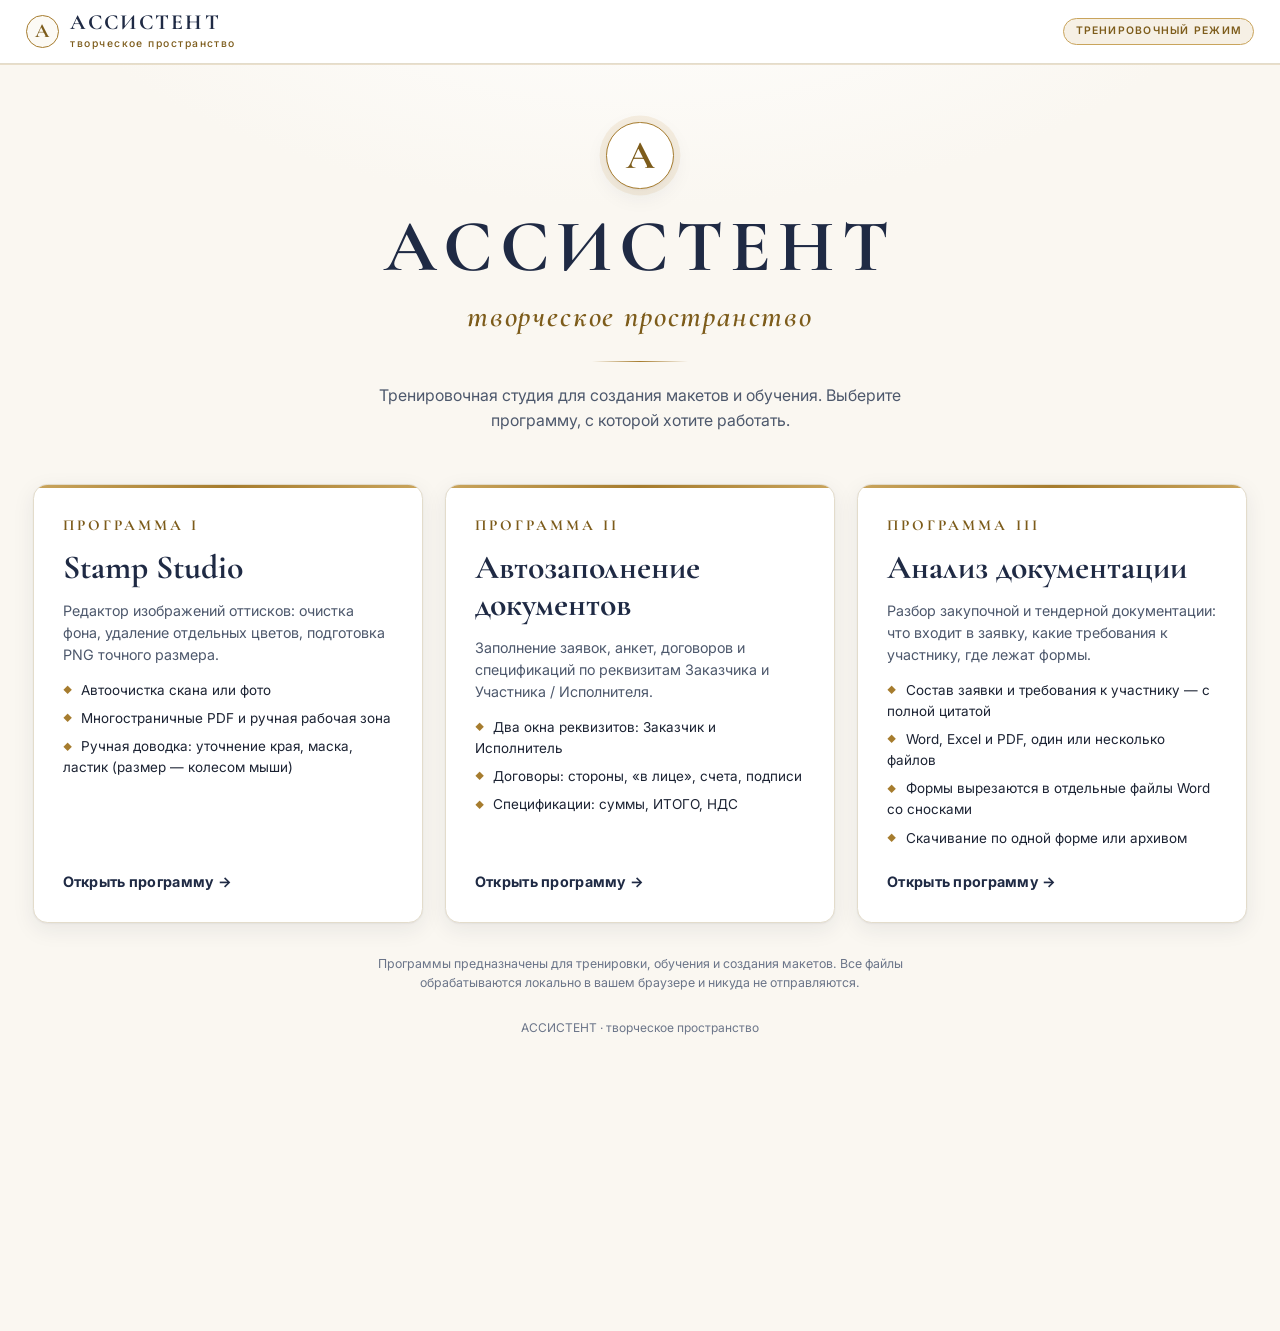
<file: index.html>
<!DOCTYPE html>
<html lang="ru">
<head>
<meta charset="utf-8">
<meta name="color-scheme" content="light only">
<meta name="viewport" content="width=device-width, initial-scale=1">
<title>АССИСТЕНТ творческое пространство</title>
<link rel="preconnect" href="https://fonts.googleapis.com"><link rel="preconnect" href="https://fonts.gstatic.com" crossorigin>
<link href="https://fonts.googleapis.com/css2?family=Cormorant+Garamond:wght@500;600;700&family=Inter:wght@400;500;600;700&subset=cyrillic&display=swap" rel="stylesheet">
<link rel="stylesheet" href="assets/css/theme.css">
<link rel="stylesheet" href="assets/css/portal.css">
</head>
<body>
<header class="topbar"><span class="brand"><span class="mark">А</span><span><b>АССИСТЕНТ</b><small>творческое пространство</small></span></span><span class="training">Тренировочный режим</span></header>
<section class="hero">
  <div class="mark">А</div>
  <h1>АССИСТЕНТ</h1>
  <div class="tagline">творческое пространство</div>
  <div class="rule"></div>
  <p>Тренировочная студия для создания макетов и обучения. Выберите программу, с которой хотите работать.</p>
</section>
<main class="choose">
  <a class="tile" href="stamp.html">
    <span class="no">ПРОГРАММА I</span>
    <h2>Stamp Studio</h2>
    <p>Редактор изображений оттисков: очистка фона, удаление отдельных цветов, подготовка PNG точного размера.</p>
    <ul><li>Автоочистка скана или фото</li><li>Многостраничные PDF и ручная рабочая зона</li><li>Ручная доводка: уточнение края, маска, ластик (размер — колесом мыши)</li></ul>
    <span class="go">Открыть программу →</span>
  </a>
  <a class="tile" href="docs.html">
    <span class="no">ПРОГРАММА II</span>
    <h2>Автозаполнение документов</h2>
    <p>Заполнение заявок, анкет, договоров и спецификаций по реквизитам Заказчика и Участника / Исполнителя.</p>
    <ul><li>Два окна реквизитов: Заказчик и Исполнитель</li><li>Договоры: стороны, «в лице», счета, подписи</li><li>Спецификации: суммы, ИТОГО, НДС</li></ul>
    <span class="go">Открыть программу →</span>
  </a>
  <a class="tile" href="analysis.html">
    <span class="no">ПРОГРАММА III</span>
    <h2>Анализ документации</h2>
    <p>Разбор закупочной и тендерной документации: что входит в заявку, какие требования к участнику, где лежат формы.</p>
    <ul><li>Состав заявки и требования к участнику — с полной цитатой</li><li>Word, Excel и PDF, один или несколько файлов</li><li>Формы вырезаются в отдельные файлы Word со сносками</li><li>Скачивание по одной форме или архивом</li></ul>
    <span class="go">Открыть программу →</span>
  </a>
</main>
<p class="note">Программы предназначены для тренировки, обучения и создания макетов. Все файлы обрабатываются локально в вашем браузере и никуда не отправляются.</p>
<footer>АССИСТЕНТ · творческое пространство</footer>
<script src="assets/js/zoom.js"></script>
<script src="assets/js/tips.js"></script>
</body>
</html>
</file>
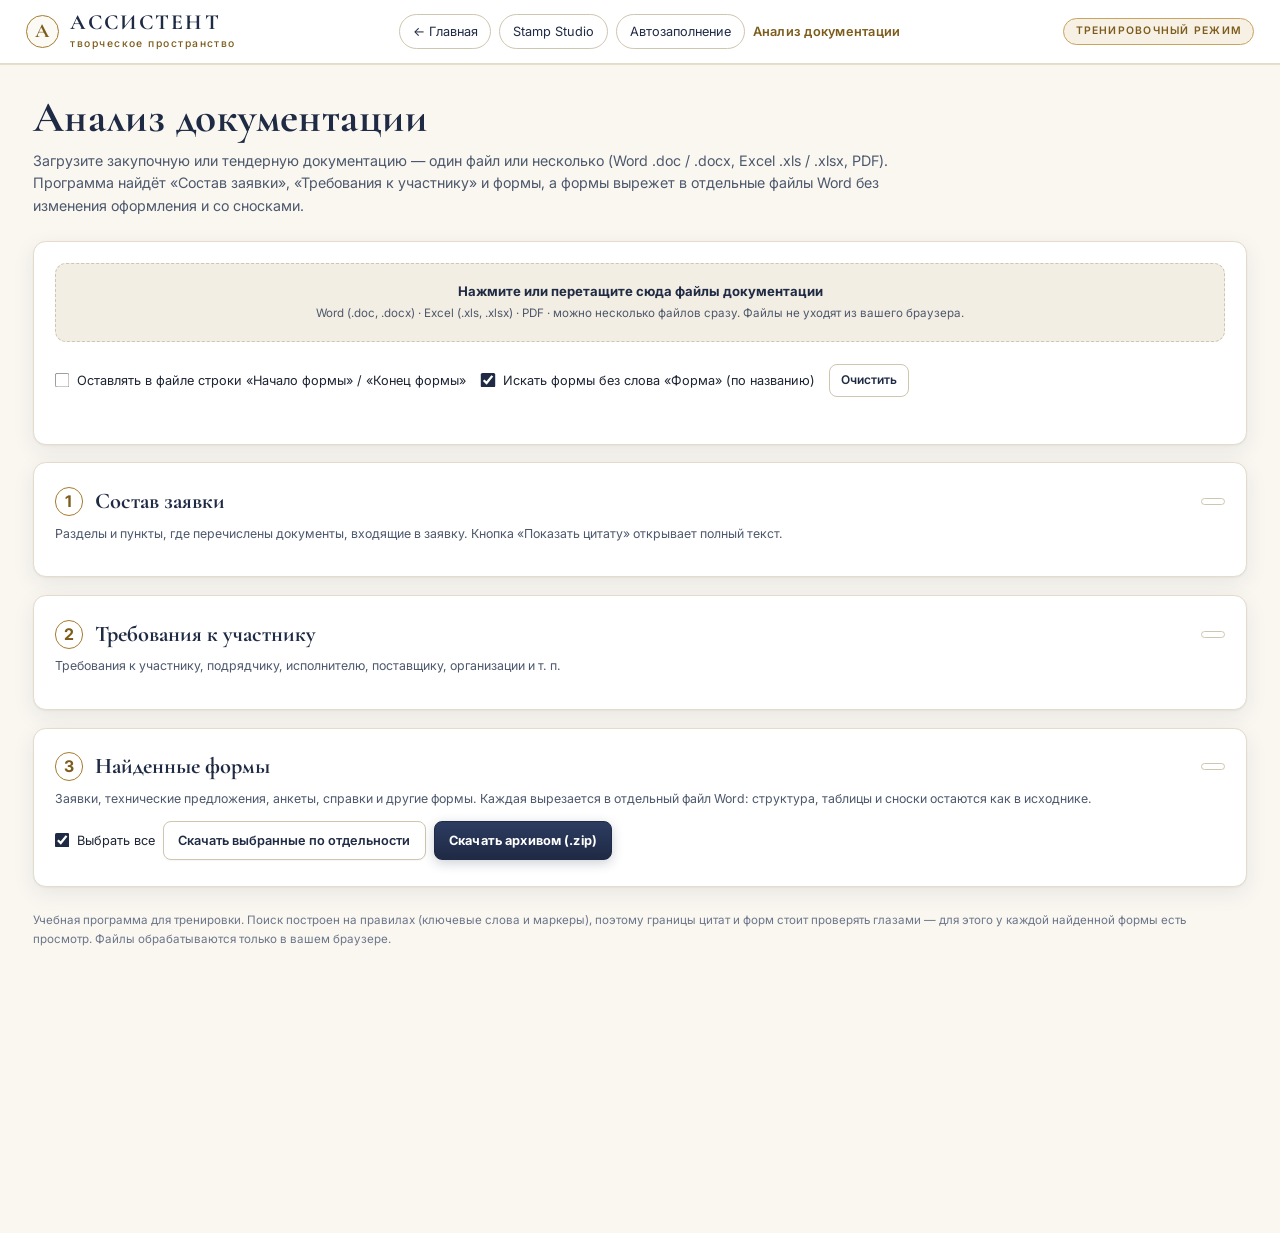
<file: analysis.html>
<!DOCTYPE html>
<html lang="ru">
<head>
<meta charset="utf-8">
<meta name="color-scheme" content="light only">
<meta name="viewport" content="width=device-width, initial-scale=1">
<title>Анализ документации — АССИСТЕНТ творческое пространство</title>
<link rel="preconnect" href="https://fonts.googleapis.com"><link rel="preconnect" href="https://fonts.gstatic.com" crossorigin>
<link href="https://fonts.googleapis.com/css2?family=Cormorant+Garamond:wght@500;600;700&family=Inter:wght@400;500;600;700&subset=cyrillic&display=swap" rel="stylesheet">
<link rel="stylesheet" href="assets/css/theme.css">
<link rel="stylesheet" href="assets/css/docs.css">
<link rel="stylesheet" href="assets/css/analysis.css">
</head>
<body>
<header class="topbar">
  <a class="brand" href="index.html"><span class="mark">А</span><span><b>АССИСТЕНТ</b><small>творческое пространство</small></span></a>
  <div class="crumbs"><a href="index.html">← Главная</a><a href="stamp.html">Stamp Studio</a><a href="docs.html">Автозаполнение</a><span class="here">Анализ документации</span></div>
  <span class="training">Тренировочный режим</span>
</header>

<main class="wrap">
  <div class="page-head">
    <h1>Анализ документации</h1>
    <p>Загрузите закупочную или тендерную документацию — один файл или несколько (Word .doc / .docx, Excel .xls / .xlsx, PDF). Программа найдёт «Состав заявки», «Требования к участнику» и формы, а формы вырежет в отдельные файлы Word без изменения оформления и со сносками.</p>
  </div>

  <section class="card an-load">
    <label class="drop" id="anDrop" data-tip="Перетащите сюда файлы документации или нажмите на поле — откроется выбор. Можно выбрать сразу несколько файлов.">
      <input type="file" id="anFile" multiple accept=".doc,.docx,.xls,.xlsx,.pdf,.txt" hidden>
      <b>Нажмите или перетащите сюда файлы документации</b>
      <small>Word (.doc, .docx) · Excel (.xls, .xlsx) · PDF · можно несколько файлов сразу. Файлы не уходят из вашего браузера.</small>
    </label>
    <ul class="files" id="anFiles"></ul>
    <div class="row an-opts">
      <label class="chk" data-tip="Если галочка стоит, в вырезанный файл попадут служебные строки «Начало формы» / «Конец формы». Обычно они не нужны."><input type="checkbox" id="optDelims"> Оставлять в файле строки «Начало формы» / «Конец формы»</label>
      <label class="chk" data-tip="Находить форму и тогда, когда в документе нет слова «Форма», а есть только крупное название («ЗАЯВКА НА УЧАСТИЕ», «АНКЕТА» и т. п.) и подпись с М.П."><input type="checkbox" id="optTitles" checked> Искать формы без слова «Форма» (по названию)</label>
      <button class="btn small ghost" id="anClear" type="button" data-tip="Убрать все загруженные файлы и результаты. Ваши данные в других программах не затрагиваются.">Очистить</button>
    </div>
    <div class="status" id="anStatus"></div>
  </section>

  <div class="an-res" id="anRes" hidden>
    <section class="card an-sec" id="secComp">
      <h2><span class="n">1</span>Состав заявки <span class="cnt" id="cntComp"></span></h2>
      <div class="sub">Разделы и пункты, где перечислены документы, входящие в заявку. Кнопка «Показать цитату» открывает полный текст.</div>
      <div class="an-list" id="listComp"></div>
    </section>
    <section class="card an-sec" id="secReq">
      <h2><span class="n">2</span>Требования к участнику <span class="cnt" id="cntReq"></span></h2>
      <div class="sub">Требования к участнику, подрядчику, исполнителю, поставщику, организации и т. п.</div>
      <div class="an-list" id="listReq"></div>
    </section>
    <section class="card an-sec" id="secForms">
      <h2><span class="n">3</span>Найденные формы <span class="cnt" id="cntForms"></span></h2>
      <div class="sub">Заявки, технические предложения, анкеты, справки и другие формы. Каждая вырезается в отдельный файл Word: структура, таблицы и сноски остаются как в исходнике.</div>
      <div class="row an-bar" id="formBar" hidden>
        <label class="chk"><input type="checkbox" id="selAll" checked> Выбрать все</label>
        <button class="btn" id="dlSel" type="button" data-tip="Скачать отмеченные формы отдельными файлами Word, один за другим.">Скачать выбранные по отдельности</button>
        <button class="btn primary" id="dlZip" type="button" data-tip="Все отмеченные формы одним архивом .zip.">Скачать архивом (.zip)</button>
      </div>
      <div class="an-list" id="listForms"></div>
    </section>
  </div>

  <footer class="foot">Учебная программа для тренировки. Поиск построен на правилах (ключевые слова и маркеры), поэтому границы цитат и форм стоит проверять глазами — для этого у каждой найденной формы есть просмотр. Файлы обрабатываются только в вашем браузере.</footer>
</main>

<div class="an-modal" id="anModal" hidden>
  <div class="an-box" role="dialog" aria-modal="true">
    <div class="an-mh"><b id="anMT"></b><button class="x" type="button" id="anMX" aria-label="Закрыть">×</button></div>
    <div class="an-mm" id="anMM"></div>
    <div class="an-mb" id="anMB"></div>
    <div class="an-body" id="anBody"></div>
    <div class="an-mf"><button class="btn small" id="anCopy" type="button">Копировать текст</button><button class="btn small primary" id="anOk" type="button">Закрыть</button></div>
  </div>
</div>

<script src="assets/vendor/jszip.min.js"></script>
<script src="assets/vendor/docx-preview.min.js"></script>
<script src="assets/vendor/pdfjs/pdf.min.js"></script>
<script src="assets/vendor/cfb.min.js"></script>
<script src="assets/js/doc97.js"></script>
<script src="assets/js/xls.js"></script>
<script src="assets/js/engine.js"></script>
<script src="assets/js/analysis-core.js"></script>
<script src="assets/js/zoom.js"></script>
<script src="assets/js/analysis.js"></script>
<script src="assets/js/tips.js"></script>
</body>
</html>
</file>
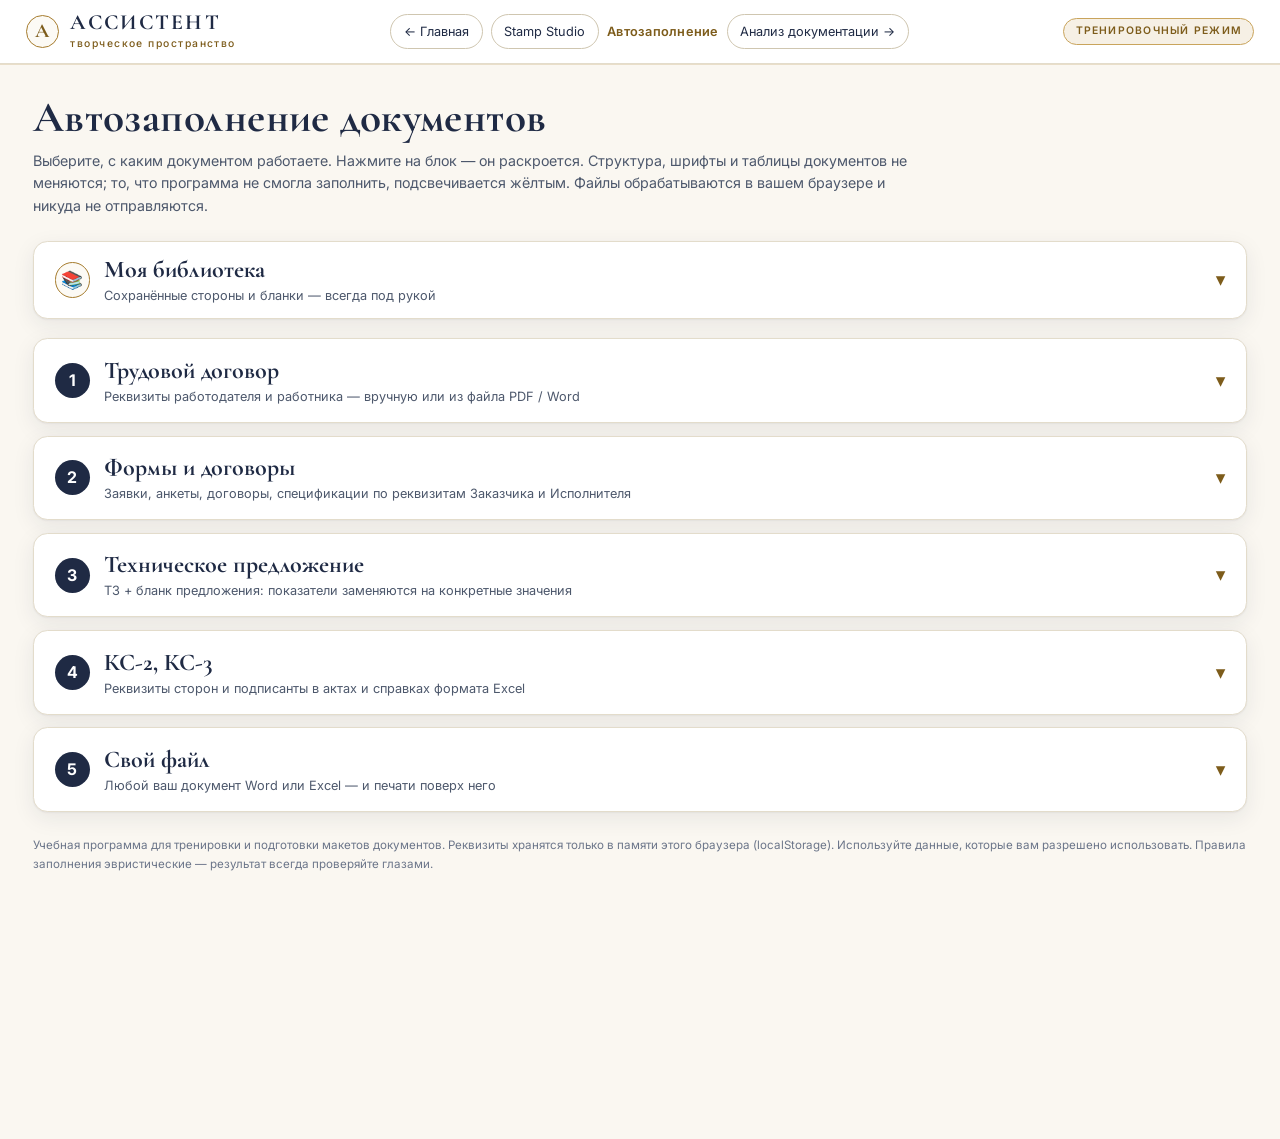
<file: docs.html>
<!DOCTYPE html>
<html lang="ru">
<head>
<meta charset="utf-8">
<meta name="color-scheme" content="light only">
<meta name="viewport" content="width=device-width, initial-scale=1">
<title>Автозаполнение документов — АССИСТЕНТ творческое пространство</title>
<link rel="preconnect" href="https://fonts.googleapis.com"><link rel="preconnect" href="https://fonts.gstatic.com" crossorigin>
<link href="https://fonts.googleapis.com/css2?family=Cormorant+Garamond:wght@500;600;700&family=Inter:wght@400;500;600;700&subset=cyrillic&display=swap" rel="stylesheet">
<link rel="stylesheet" href="assets/css/theme.css">
<link rel="stylesheet" href="assets/css/docs.css">
<link rel="stylesheet" href="assets/css/overlay.css">
</head>
<body>
<header class="topbar">
  <a class="brand" href="index.html"><span class="mark">А</span><span><b>АССИСТЕНТ</b><small>творческое пространство</small></span></a>
  <div class="crumbs"><a href="index.html">← Главная</a><a href="stamp.html">Stamp Studio</a><span class="here">Автозаполнение</span><a href="analysis.html">Анализ документации →</a></div>
  <span class="training">Тренировочный режим</span>
</header>

<main class="wrap">
  <div class="page-head">
    <h1>Автозаполнение документов</h1>
    <p>Выберите, с каким документом работаете. Нажмите на блок — он раскроется. Структура, шрифты и таблицы документов не меняются; то, что программа не смогла заполнить, подсвечивается жёлтым. Файлы обрабатываются в вашем браузере и никуда не отправляются.</p>
  </div>

  <section class="lib-panel" id="libPanel">
    <button class="lib-toggle" type="button" aria-expanded="false" data-tip="Ваши сохранённые заказчики, работодатели, работники, подрядчики, участники и свои бланки. Хранится только в этом браузере."><span class="lib-ico">📚</span><span class="blk-t"><b>Моя библиотека</b><small id="libSummary">Сохранённые стороны и бланки — всегда под рукой</small></span><span class="blk-arrow">▾</span></button>
    <div class="lib-body" hidden></div>
  </section>

  <div class="blocks" id="blocks">
    <section class="blk" id="blk-labor" data-block="labor">
      <button class="blk-head" type="button" aria-expanded="false" data-tip="Трудовой договор: введите или загрузите реквизиты работодателя и работника, затем загрузите бланк договора.">
        <span class="blk-n">1</span><span class="blk-t"><b>Трудовой договор</b><small>Реквизиты работодателя и работника — вручную или из файла PDF / Word</small></span><span class="blk-arrow">▾</span></button>
      <div class="blk-body" hidden></div>
    </section>
    <section class="blk" id="blk-forms" data-block="forms">
      <button class="blk-head" type="button" aria-expanded="false" data-tip="Заявки, анкеты, договоры и спецификации: заполняются по реквизитам Заказчика и Исполнителя.">
        <span class="blk-n">2</span><span class="blk-t"><b>Формы и договоры</b><small>Заявки, анкеты, договоры, спецификации по реквизитам Заказчика и Исполнителя</small></span><span class="blk-arrow">▾</span></button>
      <div class="blk-body" hidden></div>
    </section>
    <section class="blk" id="blk-tech" data-block="tech">
      <button class="blk-head" type="button" aria-expanded="false" data-tip="Загрузите техническое задание и бланк предложения: «не менее», «не более» и другие формулировки заменятся на конкретные значения.">
        <span class="blk-n">3</span><span class="blk-t"><b>Техническое предложение</b><small>ТЗ + бланк предложения: показатели заменяются на конкретные значения</small></span><span class="blk-arrow">▾</span></button>
      <div class="blk-body" hidden></div>
    </section>
    <section class="blk" id="blk-ks" data-block="ks">
      <button class="blk-head" type="button" aria-expanded="false" data-tip="КС-2 и КС-3 в Excel: подставляются реквизиты Заказчика (Генподрядчика), Подрядчика (Субподрядчика) и подписантов.">
        <span class="blk-n">4</span><span class="blk-t"><b>КС-2, КС-3</b><small>Реквизиты сторон и подписанты в актах и справках формата Excel</small></span><span class="blk-arrow">▾</span></button>
      <div class="blk-body" hidden></div>
    </section>
    <section class="blk" id="blk-own" data-block="own">
      <button class="blk-head" type="button" aria-expanded="false" data-tip="Загрузите любой свой документ Word или Excel и поставьте на него печати из Stamp Studio.">
        <span class="blk-n">5</span><span class="blk-t"><b>Свой файл</b><small>Любой ваш документ Word или Excel — и печати поверх него</small></span><span class="blk-arrow">▾</span></button>
      <div class="blk-body" hidden></div>
    </section>
  </div>

  <footer class="foot">Учебная программа для тренировки и подготовки макетов документов. Реквизиты хранятся только в памяти этого браузера (localStorage). Используйте данные, которые вам разрешено использовать. Правила заполнения эвристические — результат всегда проверяйте глазами.</footer>
</main>

<script src="assets/vendor/jszip.min.js"></script>
<script src="assets/vendor/docx-preview.min.js"></script>
<script src="assets/vendor/html2canvas.min.js"></script>
<script src="assets/vendor/pdf-lib.min.js"></script>
<script src="assets/vendor/pdfjs/pdf.min.js"></script>
<script src="assets/vendor/cfb.min.js"></script>
<script src="assets/js/doc97.js"></script>
<script src="assets/js/xls.js"></script>
<script src="assets/js/engine.js"></script>
<script src="assets/js/tech.js"></script>
<script src="assets/js/labor.js"></script>
<script src="assets/js/templates.js"></script>
<script src="assets/js/library.js"></script>
<script src="assets/js/zoom.js"></script>
<script src="assets/js/cache.js"></script>
<script src="assets/js/overlay.js"></script>
<script src="assets/js/docs.js"></script>
<script src="assets/js/tips.js"></script>
</body>
</html>
</file>
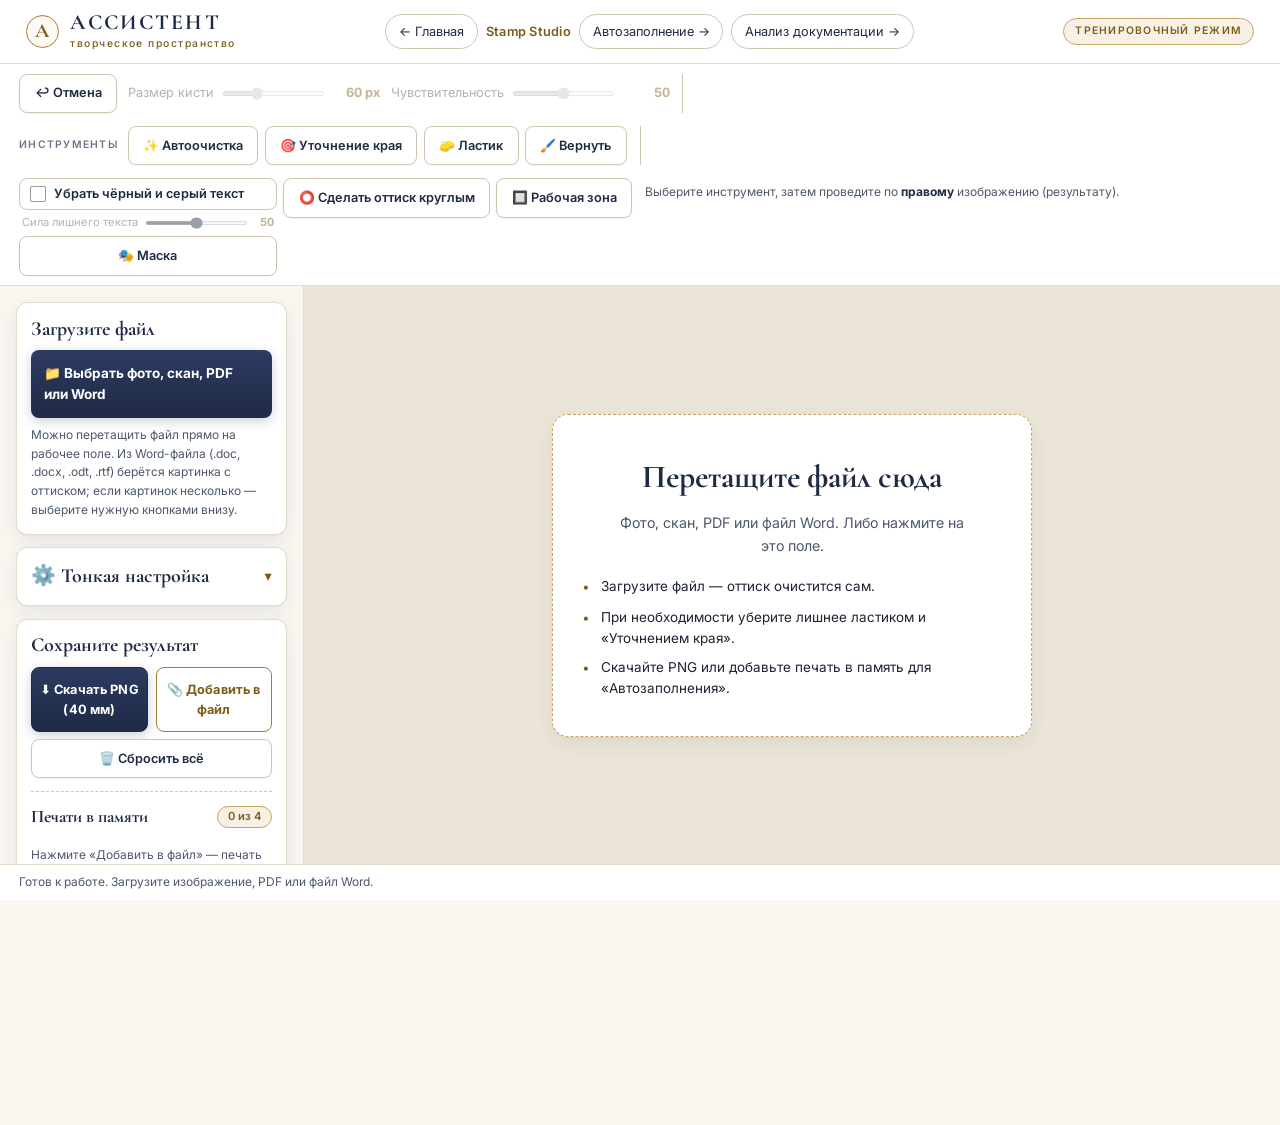
<file: stamp.html>
<!DOCTYPE html>
<html lang="ru">
<head>
<meta charset="UTF-8">
<meta name="color-scheme" content="light only">
<meta name="viewport" content="width=device-width, initial-scale=1.0">
<title>Stamp Studio — АССИСТЕНТ творческое пространство</title>
<link rel="preconnect" href="https://fonts.googleapis.com"><link rel="preconnect" href="https://fonts.gstatic.com" crossorigin>
<link href="https://fonts.googleapis.com/css2?family=Cormorant+Garamond:wght@500;600;700&family=Inter:wght@400;500;600;700&subset=cyrillic&display=swap" rel="stylesheet">
<link rel="stylesheet" href="assets/css/theme.css">
<link rel="stylesheet" href="assets/css/stamp.css">
</head>
<body class="app">
<header class="topbar">
  <a class="brand" href="index.html"><span class="mark">А</span><span><b>АССИСТЕНТ</b><small>творческое пространство</small></span></a>
  <div class="crumbs"><a href="index.html">← Главная</a><span class="here">Stamp Studio</span><a href="docs.html">Автозаполнение →</a><a href="analysis.html">Анализ документации →</a></div>
  <span class="training">Тренировочный режим</span>
</header>

<!-- ВЕРХНЯЯ ПАНЕЛЬ ИНСТРУМЕНТОВ -->
<div class="toolbar" role="toolbar" aria-label="Инструменты правки результата">
  <div class="tb-group tb-left">
    <button class="btn" id="btnUndo" title="Отменить последнее действие (Ctrl+Z)">↩️ Отмена</button>
    <label class="tb-size" id="tbBrushSize"><span>Размер кисти</span><input type="range" id="brushSize" min="5" max="180" value="60" aria-label="Размер кисти"><b id="valBrushSize">60 px</b></label>
    <label class="tb-size tb-sens" id="tbSens"><span>Чувствительность</span><input type="range" id="paramSens" min="0" max="100" value="50" aria-label="Чувствительность кисти"><b id="valSens">50</b></label>
  </div>
  <div class="tb-sep"></div>
  <div class="tb-group">
    <span class="tb-label">Инструменты</span>
    <button class="btn" id="btnAuto" title="Очистить заново">✨ Автоочистка</button>
    <button class="btn" id="btnMagicCursor" title="Уточнение края: внутри круга убирает фон и оставляет только плотный оттиск">🎯 Уточнение края</button>
    <button class="btn" id="btnEraser" title="Ластик: стирает всё под кругом">🧽 Ластик</button>
    <button class="btn" id="btnRestore" title="Вернуть: восстанавливает то, что убрала очистка">🖌️ Вернуть</button>
  </div>
  <div class="tb-sep"></div>
  <div class="tb-group">
    <div class="tb-col">
      <label class="tb-check" id="tbRemoveText" title="Подходит для цветного оттиска: тёмные надписи вокруг исчезнут. Для чёрного или серого оттиска не включайте."><input type="checkbox" id="removeTextCheck"><span>Убрать чёрный и серый текст</span></label>
      <label class="tb-sub" id="tbTextPower"><span>Сила лишнего текста</span><input type="range" id="paramText" min="0" max="100" value="50" aria-label="Сила лишнего текста"><b id="valText">50</b></label>
      <button class="btn" id="btnTextMask" title="Маска: возвращает чёрный и серый текст только в месте нажатия">🎭 Маска</button>
    </div>
    <button class="btn" id="btnMakeRound" title="Если оттиск на фото получился овальным или повёрнутым — программа выровняет его в круг">⭕ Сделать оттиск круглым</button>
    <button class="btn" id="btnZone" title="Показать лист целиком и вручную выбрать, где искать печать">🔲 Рабочая зона</button>
  </div>
  <div class="tb-hint" id="toolHint">Выберите инструмент, затем проведите по <b>правому</b> изображению (результату).</div>
</div>

<div class="main-container">
  <aside class="sidebar">
    <section class="step">
      <div class="step-head"><span class="step-title">Загрузите файл</span></div>
      <div class="upload-wrapper">
        <label class="upload-label" id="uploadLabel"><span>📁 Выбрать фото, скан, PDF или Word</span>
          <input type="file" id="fileInput" accept="image/*,application/pdf,.pdf,.doc,.docx,.docm,.dotx,.dotm,.odt,.rtf"></label>
      </div>
      <div class="hint">Можно перетащить файл прямо на рабочее поле. Из Word-файла (.doc, .docx, .odt, .rtf) берётся картинка с оттиском; если картинок несколько — выберите нужную кнопками внизу.</div>
    </section>

    <details class="manual" id="manualBox">
      <summary>⚙️ Тонкая настройка</summary>
      <div class="manual-body">
        <div class="panel-section">
          <div class="panel-section-title">Поиск оттиска</div>
          <div class="control-group"><label class="checkbox-label"><input type="checkbox" id="autoCropCheck" checked><span>Автоматически находить и вырезать оттиск</span></label></div>
          <div class="control-group"><label class="checkbox-label"><input type="checkbox" id="autoRoundCheck"><span>Автоматически выравнивать перекошенный оттиск</span></label></div>
          <div class="control-group"><label class="checkbox-label"><input type="checkbox" id="clipCheck" checked><span>Оставлять только область оттиска</span></label></div>
          <div class="hint">Отключите первый и третий пункты, если оттиск не круглый. Выравнивание перекошенного оттиска по умолчанию выключено: включите его, если оттиск сфотографирован под углом, или нажмите «Сделать оттиск круглым» на верхней панели.</div>
        </div>
        <div class="panel-section">
          <div class="panel-section-title">Фон и чёткость</div>
          <div class="control-group"><label><span>Что считать фоном (порог)</span><span id="val1">40</span></label><input type="range" id="paramBrightness" min="0" max="100" value="40"></div>
          <div class="control-group"><label><span>Чувствительность к цвету</span><span id="val2">35</span></label><input type="range" id="paramChroma" min="0" max="100" value="35"></div>
          <div class="control-group"><label><span>Убрать блики и тени</span><span id="val3">85</span></label><input type="range" id="paramShadows" min="0" max="100" value="85"></div>
          <div class="control-group"><label><span>Сглаживание краёв</span><span id="val4">0</span></label><input type="range" id="paramSmoothing" min="0" max="10" value="0"></div>
          <div class="hint">Больше порог — меньше мусора, но бледные линии могут пропасть. Бледные цветные линии помогает сохранить «чувствительность к цвету».</div>
        </div>
        <div class="panel-section">
          <div class="panel-section-title">Убрать цвет</div>
          <div class="sub-title">Быстрый выбор</div>
          <div class="chips" id="presetChips">
            <button class="chip" data-preset="black">Чёрный</button><button class="chip" data-preset="gray">Серый</button>
            <button class="chip" data-preset="red">Красный</button><button class="chip" data-preset="orange">Жёлто-оранжевый</button>
            <button class="chip" data-preset="green">Зелёный</button><button class="chip" data-preset="cyan">Голубой</button>
            <button class="chip" data-preset="blue">Синий</button><button class="chip" data-preset="violet">Фиолетовый</button>
          </div>
          <div class="sub-title">Точный выбор</div>
          <button class="btn" id="btnPick" style="width:100%;margin-bottom:10px">💧 Пипетка — указать цвет на картинке</button>
          <div class="control-group"><label><span>Допуск оттенка</span><span id="valPick">25</span></label><input type="range" id="paramPick" min="5" max="70" value="25"></div>
          <div class="chips" id="pickChips"></div>
        </div>
      </div>
    </details>

    <section class="step">
      <div class="step-head"><span class="step-title">Сохраните результат</span></div>
      <div class="dl-row"><button class="btn-main" id="btnDownload">⬇️ Скачать PNG (40 мм)</button>
      <button class="btn-main alt" id="btnAddToFile">📎 Добавить в файл</button></div>
      <button class="btn" id="btnReset" style="width:100%;margin-top:8px">🗑️ Сбросить всё</button>
      <div class="mem" id="memBox">
        <div class="mem-head"><b>Печати в памяти</b><span id="memCount">0 из 4</span></div>
        <div class="mem-list" id="memList"></div>
        <div class="hint" id="memHint">Нажмите «Добавить в файл» — печать встанет в память. В памяти помещается до четырёх печатей, каждая хранится 30 минут или до скачивания файла, на который её поставили.</div>
        <button class="btn small ghost" id="memClear" type="button" style="width:100%;margin-top:8px" hidden>Забыть все печати</button>
      </div>
    </section>

    <div class="legal">Учебная программа для макетов и тренировки. Используйте только собственные или вымышленные изображения, а также те, которые вам разрешено использовать. Не предназначена для подделки документов.</div>
  </aside>

  <main class="workspace">
    <div class="drop-zone-box" id="dropZone">
      <h2>Перетащите файл сюда</h2>
      <p>Фото, скан, PDF или файл Word. Либо нажмите на это поле.</p>
      <div class="howto">
        <div><i>•</i><span>Загрузите файл — оттиск очистится сам.</span></div>
        <div><i>•</i><span>При необходимости уберите лишнее ластиком и «Уточнением края».</span></div>
        <div><i>•</i><span>Скачайте PNG или добавьте печать в память для «Автозаполнения».</span></div>
      </div>
    </div>
    <div class="panes" id="panes">
      <figure class="pane">
        <figcaption><span>Исходный вид</span></figcaption>
        <div class="canvas-container src-view" id="origContainer"><canvas id="origCanvas"></canvas><div id="brushCursor2"></div></div>
      </figure>
      <figure class="pane">
        <figcaption><span>Результат</span>
          <span class="bgswitch" id="bgSwitch"><button data-bg="checker" class="on">Шашечка</button><button data-bg="white">Белый</button><button data-bg="dark">Тёмный</button></span>
        </figcaption>
        <div class="canvas-container bg-checker" id="canvasContainer"><canvas id="mainCanvas"></canvas><div id="brushCursor"></div></div>
      </figure>
    </div>
    <div class="zone-panel" id="zonePanel" hidden>
      <div class="zone-head">
        <b>Рабочая зона на листе</b>
        <span class="zone-hint">Тяните рамку мышью, за углы меняйте размер, <b>колесом мыши</b> — масштаб рамки. Программа ищет печать только внутри рамки.</span>
        <button class="btn primary small" id="zoneApply" type="button">✔ Применить</button>
        <button class="btn small" id="zoneAuto" type="button">✨ Найти автоматически</button>
        <button class="btn small ghost" id="zoneClose" type="button">Закрыть</button>
      </div>
      <div class="zone-stage" id="zoneStage"><div class="zone-wrap" id="zoneWrap"><canvas id="zoneCanvas"></canvas><div class="zone-rect" id="zoneRect"><i data-h="nw"></i><i data-h="ne"></i><i data-h="sw"></i><i data-h="se"></i></div></div></div>
    </div>
    <nav class="page-bar" id="pageBar" hidden aria-label="Страницы файла"><span class="pb-label" id="pbLabel">Страница, на которой искать печать:</span><span class="pb-btns" id="pageBtns"></span></nav>
  </main>
</div>

<div class="status-bar" id="statusBar"><span>Готов к работе</span><span id="fileName"></span></div>
<script src="assets/vendor/jszip.min.js"></script>
<script src="assets/vendor/cfb.min.js"></script>
<script src="assets/js/doc97.js"></script>
<script src="assets/js/zoom.js"></script>
<script src="assets/js/cache.js"></script>
<script src="assets/js/stamp.js"></script>
<script src="assets/js/tips.js"></script>
</body>
</html>
</file>
<file: assets/css/theme.css>
/* АССИСТЕНТ · творческое пространство — светлая тема: слоновая кость, глубокий синий, золото */
:root{
  color-scheme:light;
  --bg:#faf7f1; --bg-2:#f3eee3; --panel:#ffffff; --panel-2:#fcfaf5; --panel-3:#f1ece0;
  --line:#e3dccb; --line-2:#cfc6b0;
  --text:#1c2333; --muted:#4d586c; --faint:#6b7589;
  --navy:#1f2a44; --navy-2:#2c3b61;
  --gold:#a67c2e; --gold-2:#7d5c1b; --gold-d:#c9a45c; --gold-bg:rgba(201,164,92,.16);
  --ok:#1d7351; --warn:#8a6410; --err:#b0382c;
  --serif:'Cormorant Garamond','Playfair Display',Georgia,'Times New Roman',serif;
  --sans:'Inter','Segoe UI',system-ui,-apple-system,Roboto,Arial,sans-serif;
  --r:10px;
  --shadow:0 1px 2px rgba(31,42,68,.06),0 8px 28px rgba(31,42,68,.08);
  --z:.8; /* масштаб всего сайта: 80 % от прежнего размера */
}
html{zoom:var(--z);background:var(--bg);min-height:100%}
@supports not (zoom:1){:root{--z:1}}
*,*::before,*::after{box-sizing:border-box;margin:0;padding:0}
html{color-scheme:light}
body{background:var(--bg);color:var(--text);font-family:var(--sans);font-size:17px;line-height:1.55;-webkit-font-smoothing:antialiased}
a{color:var(--navy-2);text-decoration:none}
button,input,select,textarea{font:inherit;color:inherit}
:focus-visible{outline:3px solid var(--gold-d);outline-offset:2px}

/* шапка */
.topbar{display:flex;align-items:center;justify-content:space-between;gap:18px;padding:14px 32px;background:#fff;border-bottom:1px solid var(--line);box-shadow:0 1px 0 rgba(166,124,46,.25)}
.brand{display:flex;align-items:center;gap:14px;color:var(--text)}
.brand .mark{width:42px;height:42px;border:1.5px solid var(--gold);border-radius:50%;display:grid;place-items:center;font-family:var(--serif);font-size:25px;color:var(--gold-2);font-weight:700;background:var(--panel-2)}
.brand b{font-family:var(--serif);font-size:27px;letter-spacing:.1em;font-weight:700;color:var(--navy);line-height:1.1;display:block}
.brand small{display:block;font-size:13px;letter-spacing:.14em;text-transform:lowercase;color:var(--gold-2);margin-top:1px;font-weight:500}
.crumbs{display:flex;align-items:center;gap:10px;font-size:16px;color:var(--muted);flex-wrap:wrap}
.crumbs a{color:var(--navy);border:1px solid var(--line-2);padding:8px 16px;border-radius:999px;transition:.15s;background:#fff}
.crumbs a:hover{border-color:var(--gold);background:var(--gold-bg)}
.crumbs .here{color:var(--gold-2);font-weight:600;letter-spacing:.02em}
.training{font-size:13px;letter-spacing:.12em;text-transform:uppercase;color:var(--gold-2);border:1px solid var(--gold-d);padding:5px 14px;border-radius:999px;background:var(--gold-bg);font-weight:600}

/* кнопки */
.btn{display:inline-flex;align-items:center;justify-content:center;gap:8px;background:#fff;border:1.5px solid var(--line-2);color:var(--navy);padding:11px 18px;border-radius:var(--r);cursor:pointer;font-weight:600;font-size:16px;transition:.15s;white-space:nowrap;box-shadow:0 1px 2px rgba(31,42,68,.05)}
.btn:hover{border-color:var(--gold);background:var(--gold-bg)}
.btn:disabled{opacity:.45;cursor:not-allowed}
.btn.primary,.btn-main{background:linear-gradient(180deg,var(--navy-2),var(--navy));border:1.5px solid var(--navy);color:#fff;font-weight:700;letter-spacing:.01em;box-shadow:0 4px 14px rgba(31,42,68,.22)}
.btn.primary:hover,.btn-main:hover{background:linear-gradient(180deg,#38497a,var(--navy-2));border-color:var(--navy-2)}
.btn-main{display:flex;width:100%;padding:15px;border-radius:var(--r);cursor:pointer;font-size:17px;justify-content:center}
.btn.ghost{background:transparent;box-shadow:none}
.btn.small{padding:8px 14px;font-size:15px}
.tool-active{border-color:var(--gold)!important;background:var(--gold-bg)!important;color:var(--gold-2)!important;box-shadow:inset 0 0 0 1px var(--gold-d)!important}

.hint{font-size:15px;color:var(--muted);line-height:1.55}
.sr{position:absolute;width:1px;height:1px;overflow:hidden;clip:rect(0 0 0 0)}

/* всплывающие памятки */
.tip-pop{position:fixed;z-index:9999;background:#fffdf7;color:var(--text);border:1.5px solid var(--gold);border-radius:10px;padding:12px 16px;font-size:15.5px;line-height:1.5;box-shadow:0 12px 32px rgba(31,42,68,.35);pointer-events:none;font-weight:500}
.tip-pop[hidden]{display:none}
</file>
<file: assets/css/portal.css>
body{min-height:calc(100vh / var(--z));display:flex;flex-direction:column;background:radial-gradient(1100px 520px at 50% -8%,#fff 0,var(--bg) 70%)}
.hero{text-align:center;padding:72px 24px 30px}
.hero .mark{width:84px;height:84px;margin:0 auto 26px;border:1.5px solid var(--gold);border-radius:50%;display:grid;place-items:center;font-family:var(--serif);font-size:50px;font-weight:700;color:var(--gold-2);background:#fff;box-shadow:0 0 0 8px rgba(201,164,92,.14),var(--shadow)}
.hero h1{font-family:var(--serif);font-size:clamp(46px,8vw,92px);font-weight:700;letter-spacing:.1em;line-height:1;color:var(--navy)}
.hero .tagline{font-family:var(--serif);font-size:clamp(24px,3.4vw,38px);font-style:italic;font-weight:600;color:var(--gold-2);letter-spacing:.06em;margin-top:12px}
.hero .rule{width:120px;height:2px;background:linear-gradient(90deg,transparent,var(--gold),transparent);margin:26px auto}
.hero p{color:var(--muted);max-width:720px;margin:0 auto;font-size:20px}
.choose{max-width:none;margin:34px 0 0;padding:0 clamp(24px,3.2vw,72px);display:grid;grid-template-columns:repeat(3,1fr);gap:28px;width:100%}
.tile{display:flex;flex-direction:column;gap:16px;background:#fff;border:1px solid var(--line);border-radius:18px;padding:36px;color:var(--text);transition:.2s;position:relative;overflow:hidden;box-shadow:var(--shadow)}
.tile::after{content:'';position:absolute;inset:0 0 auto 0;height:4px;background:linear-gradient(90deg,var(--gold-d),var(--gold),var(--gold-d))}
.tile:hover{border-color:var(--gold);transform:translateY(-4px);box-shadow:0 18px 48px rgba(31,42,68,.16)}
.tile .no{font-family:var(--serif);color:var(--gold-2);font-size:19px;letter-spacing:.2em;font-weight:700}
.tile h2{font-family:var(--serif);font-size:42px;font-weight:700;line-height:1.1;color:var(--navy)}
.tile p{color:var(--muted);font-size:18px}
.tile ul{list-style:none;color:var(--text);font-size:17px;display:grid;gap:9px}
.tile li::before{content:'◆';color:var(--gold);font-size:11px;margin-right:12px;vertical-align:2px}
.tile .go{margin-top:auto;padding-top:12px;color:var(--navy);font-weight:700;font-size:18px;letter-spacing:.02em}
.note{max-width:820px;margin:38px auto 0;text-align:center;color:var(--faint);font-size:15.5px;padding:0 24px}
footer{margin-top:auto;padding:34px 24px;text-align:center;color:var(--faint);font-size:15px}
@media(max-width:1100px){.choose{grid-template-columns:1fr 1fr}}
@media(max-width:760px){.choose{grid-template-columns:1fr}.hero{padding-top:44px}.topbar{padding:12px 16px}}
</file>
<file: assets/css/docs.css>
.wrap{width:100%;max-width:none;margin:0;padding:0 clamp(24px,3.2vw,72px)}
.page-head{padding:38px 0 8px}
.page-head h1{font-family:var(--serif);font-size:54px;font-weight:700;letter-spacing:.01em;color:var(--navy);line-height:1.1}
.page-head p{color:var(--muted);max-width:1100px;margin-top:10px;font-size:18px}
.cols{display:grid;grid-template-columns:1fr 1fr;gap:24px;margin-top:22px}
.card{background:var(--panel);border:1px solid var(--line);border-radius:16px;padding:26px;box-shadow:var(--shadow)}
.card h2{font-family:var(--serif);font-size:28px;flex-wrap:wrap;font-weight:700;display:flex;align-items:center;gap:14px;margin-bottom:6px;color:var(--navy)}
.card h2 .n{width:36px;height:36px;border:1.5px solid var(--gold);border-radius:50%;display:grid;place-items:center;font-size:20px;color:var(--gold-2);flex-shrink:0;font-family:var(--sans);font-weight:700}
.card .sub{color:var(--muted);font-size:15.5px;margin-bottom:16px}
.party{position:relative}
.party::before{content:'';position:absolute;left:0;top:22px;bottom:22px;width:5px;border-radius:0 4px 4px 0;background:var(--gold)}
.party.customer::before{background:#6b83b0}
.badge-role{white-space:nowrap;font-size:13px;letter-spacing:.1em;text-transform:uppercase;border:1px solid var(--line-2);border-radius:999px;padding:4px 14px;color:var(--muted);margin-left:auto;font-family:var(--sans);font-weight:600}
.drop{border:2px dashed var(--line-2);border-radius:14px;padding:22px;text-align:center;color:var(--muted);cursor:pointer;background:var(--bg-2);transition:.15s;font-size:16.5px}
.drop:hover,.drop.over{border-color:var(--gold);background:var(--gold-bg);color:var(--text)}
.drop b{color:var(--navy)}.drop small{display:block;margin-top:4px;font-size:14.5px}
.row{display:flex;gap:10px;flex-wrap:wrap;margin-top:12px;align-items:center}
details.paste{margin-top:12px}details.paste>summary{cursor:pointer;color:var(--navy-2);font-size:16px;font-weight:600}
textarea{width:100%;margin-top:8px;background:#fff;border:1.5px solid var(--line-2);border-radius:10px;padding:12px;resize:vertical;min-height:130px;font-size:16px}
.status{font-size:15.5px;margin-top:10px;min-height:22px;color:var(--muted)}.status.ok{color:var(--ok)}.status.err{color:var(--err)}
.grid{display:grid;grid-template-columns:1fr 1fr;gap:14px 16px;margin-top:16px}
.grid label{font-size:14.5px;color:var(--muted);display:flex;flex-direction:column;gap:5px;font-weight:500}
.grid label.wide{grid-column:1/-1}
.grid .grp{grid-column:1/-1;font-size:13.5px;letter-spacing:.14em;text-transform:uppercase;color:var(--gold-2);border-top:1px dashed var(--line-2);padding-top:12px;margin-top:6px;font-weight:700}
.grid .grp:first-child{border:0;padding-top:0;margin-top:0}
input[type=text],input[type=date],input[type=number],select{background:#fff;border:1.5px solid var(--line-2);border-radius:9px;padding:10px 12px;color:var(--text);width:100%;font-size:16.5px}
input:focus,select:focus,textarea:focus{border-color:var(--gold);outline:3px solid rgba(201,164,92,.28);outline-offset:0}
.grid input.auto{border-style:dashed}
.settings{display:grid;grid-template-columns:repeat(4,1fr);gap:14px 16px;margin-top:8px}
.settings label{font-size:15px;color:var(--muted);display:flex;flex-direction:column;gap:5px}
.settings .check{flex-direction:row;color:var(--text);font-size:16.5px;grid-column:span 2}
.settings h3{grid-column:1/-1;font-size:13.5px;letter-spacing:.14em;text-transform:uppercase;color:var(--gold-2);font-weight:700;border-top:1px dashed var(--line-2);padding-top:14px;margin-top:6px}
.settings h3:first-child{border:0;padding-top:0;margin-top:0}
.files{list-style:none;margin-top:14px;display:flex;flex-direction:column;gap:10px}
.files li{display:flex;gap:12px;align-items:center;flex-wrap:wrap;background:var(--panel-2);border:1px solid var(--line);border-radius:10px;padding:11px 15px;font-size:16px}
.files .name{flex:1 1 220px;overflow:hidden;text-overflow:ellipsis;white-space:nowrap}
.files select{width:auto}.files .x{background:none;border:0;color:var(--muted);font-size:26px;cursor:pointer;line-height:1}
.files .x:hover{color:var(--err)}
.files li.res{flex-direction:column;align-items:stretch}.files .line{display:flex;gap:12px;align-items:center;flex-wrap:wrap}
.pill{font-size:14px;border-radius:999px;padding:3px 13px;border:1px solid;font-weight:600;background:#fff}
.pill.ok{color:var(--ok);border-color:#8cc4ab;background:#eef8f3}.pill.hl{color:var(--warn);border-color:#d9bf7b;background:#fbf4de}.pill.err{color:var(--err);border-color:#e0a59d;background:#fcefed}
.res details{font-size:15.5px;color:var(--muted)}.res summary{cursor:pointer;color:var(--navy-2);font-weight:600}
.res ul{margin:10px 0 0 22px}.res li{border:0;padding:0;display:list-item;background:none}
.res mark{background:#f4df4a;color:#222;padding:0 4px;border-radius:3px}
.tag{font-size:13px;border:1px solid var(--line-2);border-radius:5px;padding:0 7px;margin-right:6px;color:var(--muted)}
.tag.c{color:#3e5a91;border-color:#b3c1de}.tag.e{color:var(--gold-2);border-color:var(--gold-d)}
.guide{margin:22px 0;display:grid;grid-template-columns:repeat(3,1fr);gap:16px}
.guide div{background:var(--panel);border:1px solid var(--line);border-radius:14px;padding:16px 18px;font-size:16px;color:var(--muted)}
.guide b{display:block;color:var(--navy);font-family:var(--serif);font-size:23px;font-weight:700}
footer.foot{padding:30px 0 48px;color:var(--faint);font-size:14.5px;line-height:1.6}
@media(max-width:980px){.cols{grid-template-columns:1fr}.settings{grid-template-columns:1fr 1fr}.guide{grid-template-columns:1fr}.topbar{flex-wrap:wrap}}
@media(max-width:560px){.wrap{padding:0 16px}.grid{grid-template-columns:1fr}.page-head h1{font-size:38px}}
.settings .check{align-items:flex-start}.settings .check input{width:20px;height:20px;flex-shrink:0;margin-top:3px;accent-color:var(--navy)}
/* ---- блоки ---- */
.blocks{display:grid;gap:16px;margin-top:24px}
.blk{border:1px solid var(--line);border-radius:18px;background:var(--panel);overflow:visible;box-shadow:var(--shadow)}
.blk.open{border-color:var(--gold);box-shadow:0 0 0 1px var(--gold-d),var(--shadow)}
.blk-head{width:100%;display:flex;align-items:center;gap:18px;padding:22px 26px;background:none;border:0;border-radius:18px;color:var(--text);cursor:pointer;text-align:left;font:inherit}
.blk-head:hover{background:var(--gold-bg)}
.blk-n{width:44px;height:44px;border-radius:50%;background:var(--navy);color:#fff;display:grid;place-items:center;font-weight:700;font-size:20px;flex-shrink:0}
.blk-t{flex:1;font-family:var(--serif);font-size:30px;font-weight:700;color:var(--navy);line-height:1.2}
.blk-t small{display:block;font-family:var(--sans);font-size:16px;font-weight:400;color:var(--muted);margin-top:4px}
.blk-arrow{transition:transform .2s;color:var(--gold-2);font-size:24px}
.blk.open .blk-arrow{transform:rotate(180deg)}
.blk-body{padding:6px 26px 28px}
.blk-body[hidden]{display:none}
.hl-bar{display:flex;align-items:center;gap:12px;margin:10px 0 6px;padding:15px 20px;border:2px solid #e3c92b;border-radius:12px;background:#fdf6cc;font-weight:600;color:var(--text);cursor:pointer;font-size:17px}
.hl-bar input{width:24px;height:24px;accent-color:var(--navy);flex-shrink:0}
.blk-body .rules{margin-top:14px;font-size:15.5px;color:var(--muted);line-height:1.6}
@media(max-width:800px){.cols,.guide{grid-template-columns:1fr}.settings{grid-template-columns:1fr 1fr}.blk-t{font-size:24px}.blk-head{padding:16px}}

/* пометка «документы в памяти» */
.blk-mem{font-family:var(--sans);display:inline-block;margin-top:6px;font-size:13.5px;font-weight:600;color:var(--ok);border:1px solid #8cc4ab;background:#eef8f3;border-radius:999px;padding:2px 12px}
.blk-mem[hidden]{display:none}
.res-mem{margin:-4px 0 10px;color:var(--ok);font-weight:500}

/* поля реквизитов: свёрнуты по умолчанию */
details.req-fields{margin-top:16px;border:1px solid var(--line);border-radius:12px;background:var(--panel-2)}
details.req-fields>summary{cursor:pointer;padding:13px 18px;font-weight:600;color:var(--navy-2);font-size:16.5px;display:flex;gap:10px;align-items:center;flex-wrap:wrap;list-style:none}
details.req-fields>summary::-webkit-details-marker{display:none}
details.req-fields>summary::before{content:'▸';color:var(--gold-2);transition:transform .15s;font-size:17px}
details.req-fields[open]>summary::before{transform:rotate(90deg)}
details.req-fields>summary .cnt{margin-left:auto;font-weight:500;font-size:14.5px;color:var(--muted)}
details.req-fields>summary .cnt.ok{color:var(--ok)}
details.req-fields .grid{margin:0;padding:4px 18px 20px}

/* взять данные из другого трудового договора */
details.take{margin-top:12px}
details.take>summary{cursor:pointer;color:var(--navy-2);font-size:16px;font-weight:600}
details.take .take-body{margin-top:10px;padding:14px 16px;border:1px dashed var(--line-2);border-radius:12px;background:var(--bg-2);font-size:15.5px;color:var(--muted)}
details.take .take-list{display:flex;flex-wrap:wrap;gap:8px;margin-top:10px}
details.take .take-list:empty{display:none}

/* готовые бланки */
.tpl-head{margin:20px 0 4px;font-family:var(--serif);font-size:22px;font-weight:700;color:var(--navy)}
.tpl-sub{color:var(--muted);font-size:15.5px;margin-bottom:10px}
.tpl-grid{display:grid;grid-template-columns:repeat(auto-fill,minmax(250px,1fr));gap:12px}
.tpl{border:1px solid var(--line);border-radius:12px;background:#fff;padding:14px 16px;display:flex;flex-direction:column;gap:6px}
.tpl b{color:var(--navy);font-size:16.5px;line-height:1.3}
.tpl span{color:var(--muted);font-size:14.5px;line-height:1.45;flex:1}
.tpl .row{margin-top:6px}
.tpl.in{border-color:#8cc4ab;background:#f6fbf8}
.files .tag.b{color:#2f7a5a;border-color:#8cc4ab;background:#eef8f3}
.rep-note{font-size:14.5px;color:var(--muted);margin-top:8px;line-height:1.5}

/* блок «Свой файл» */
.ov-hero{border-top:0;margin-top:14px;padding:26px;border:2px dashed var(--line-2);border-radius:16px;background:var(--bg-2);transition:.15s}
.ov-hero.over{border-color:var(--gold);background:var(--gold-bg)}
.ov-hero .ov-head b{font-size:30px}

/* список «Мои …» в окне реквизитов */
.lib-row{display:flex;gap:8px;flex-wrap:wrap;align-items:center;margin:0 0 14px;padding:10px 12px;border:1px solid var(--line);border-radius:12px;background:var(--panel-2)}
.lib-row .lib-sel{flex:1 1 220px;width:auto;min-width:180px;padding:8px 10px;font-size:15.5px}
.lib-row .btn[disabled]{opacity:.45;cursor:default}

/* Моя библиотека */
.lib-panel{margin-top:22px;border:1px solid var(--line);border-radius:18px;background:var(--panel);box-shadow:var(--shadow)}
.lib-panel.open{border-color:var(--gold);box-shadow:0 0 0 1px var(--gold-d),var(--shadow)}
.lib-toggle{width:100%;display:flex;align-items:center;gap:18px;padding:18px 26px;background:none;border:0;border-radius:18px;color:var(--text);cursor:pointer;text-align:left;font:inherit}
.lib-toggle:hover{background:var(--gold-bg)}
.lib-ico{width:44px;height:44px;border-radius:50%;border:1.5px solid var(--gold);display:grid;place-items:center;font-size:22px;background:var(--panel-2);flex-shrink:0}
.lib-panel.open .blk-arrow{transform:rotate(180deg)}
.lib-body{padding:4px 26px 24px}.lib-body[hidden]{display:none}
.lib-grid{display:grid;grid-template-columns:repeat(auto-fill,minmax(300px,1fr));gap:14px;margin:14px 0}
.lib-card{border:1px solid var(--line);border-radius:12px;background:#fff;padding:14px 16px}
.lib-card h3{font-family:var(--serif);font-size:20px;color:var(--navy);margin-bottom:8px}
.lib-item{display:flex;gap:8px;align-items:center;padding:6px 0;border-top:1px dashed var(--line);font-size:15px}
.lib-item:first-of-type{border-top:0}
.lib-item .name{flex:1;overflow:hidden;text-overflow:ellipsis;white-space:nowrap}
.lib-item .x{background:none;border:0;color:var(--muted);font-size:22px;cursor:pointer;line-height:1}.lib-item .x:hover{color:var(--err)}
</file>
<file: assets/css/analysis.css>
/* Анализ документации */
.an-load{margin-top:22px}
.an-opts{margin-top:14px;gap:18px}
.chk{display:inline-flex;align-items:center;gap:9px;font-size:16px;color:var(--text);cursor:pointer}
.chk input{width:19px;height:19px;accent-color:var(--navy)}
.an-res{display:grid;gap:22px;margin-top:22px}
.cnt{font-family:var(--sans);font-size:14px;font-weight:600;color:var(--muted);border:1px solid var(--line-2);border-radius:999px;padding:3px 14px;margin-left:auto}
.cnt.has{color:var(--ok);border-color:#8cc4ab;background:#eef8f3}
.an-list{display:grid;gap:10px;margin-top:6px}
.an-empty{color:var(--faint);font-size:16px;padding:10px 2px}
.an-item{display:flex;gap:14px;align-items:flex-start;flex-wrap:wrap;background:var(--panel-2);border:1px solid var(--line);border-radius:12px;padding:14px 16px}
.an-item .info{flex:1 1 380px;min-width:0}
.an-item .ttl{font-weight:600;color:var(--navy);font-size:16.5px;overflow-wrap:anywhere}
.an-item .meta{display:flex;flex-wrap:wrap;gap:6px;margin-top:6px;font-size:13.5px;color:var(--muted)}
.an-item .snip{color:var(--muted);font-size:15px;margin-top:6px;overflow-wrap:anywhere;display:-webkit-box;-webkit-line-clamp:2;-webkit-box-orient:vertical;overflow:hidden}
.an-item .acts{display:flex;gap:8px;flex-wrap:wrap;align-items:center}
.an-item.form{align-items:center}
.an-item.form input[type=checkbox]{width:20px;height:20px;accent-color:var(--navy);flex-shrink:0}
.warn-note{font-size:14px;color:var(--warn);margin-top:6px}
.an-modal{position:fixed;inset:0;background:rgba(20,27,44,.55);display:grid;place-items:center;z-index:1000;padding:20px}
.an-modal[hidden]{display:none}
.an-box{background:#fff;border-radius:16px;box-shadow:0 20px 70px rgba(0,0,0,.35);width:min(1100px,100%);max-height:calc(100vh / var(--z) - 40px);display:flex;flex-direction:column;overflow:hidden}
.an-mh{display:flex;align-items:center;gap:14px;padding:16px 22px;border-bottom:1px solid var(--line)}
.an-mh b{flex:1;font-family:var(--serif);font-size:25px;color:var(--navy);line-height:1.2}
.an-mh .x{background:none;border:0;font-size:32px;line-height:1;color:var(--muted);cursor:pointer}
.an-mh .x:hover{color:var(--err)}
.an-mm{padding:8px 22px 0;color:var(--muted);font-size:14.5px}
.an-mb{padding:0 22px;color:var(--warn);font-size:14.5px}
.an-body{padding:14px 22px;overflow:auto;flex:1;min-height:120px;font-size:16.5px;line-height:1.6}
.an-body .ql{margin:0 0 8px;overflow-wrap:anywhere}
.an-body .ql:first-child{font-weight:700;color:var(--navy)}
.an-body .qr{display:grid;gap:0;border:1px solid var(--line-2);border-bottom:0;margin:6px 0}
.an-body .qr>div{display:grid;grid-auto-flow:column;grid-auto-columns:1fr;border-bottom:1px solid var(--line-2)}
.an-body .qr span{padding:6px 10px;border-left:1px solid var(--line-2);font-size:15px;overflow-wrap:anywhere}
.an-body .qr span:first-child{border-left:0}
.an-body mark{background:#f4df4a;padding:0 3px;border-radius:3px}
.an-body.docv{background:#e9e6df;padding:10px}
.an-mf{display:flex;gap:10px;justify-content:flex-end;padding:14px 22px;border-top:1px solid var(--line)}
@media(max-width:700px){.an-item .acts{width:100%}}
#anDrop{display:block}
.an-mf [hidden]{display:none}
</file>
<file: assets/css/overlay.css>
/* наложение печати и предпросмотр */
.ov-box{margin-top:26px;border-top:1px dashed var(--line-2);padding-top:20px}
.ov-head{display:flex;align-items:center;gap:14px;flex-wrap:wrap;margin-bottom:12px}
.ov-head b{font-family:var(--serif);font-size:27px;font-weight:700;color:var(--navy)}
.ov-cache{font-size:14.5px;border:1px solid var(--line-2);border-radius:999px;padding:4px 14px;color:var(--muted);background:#fff;font-weight:600}
.ov-cache.on{color:var(--ok);border-color:#8cc4ab;background:#eef8f3}.ov-cache.off{color:var(--warn);border-color:#d9bf7b;background:#fbf4de}
.ov-row{display:flex;gap:10px;flex-wrap:wrap;align-items:center}
.ov-row select{flex:1 1 280px;width:auto;min-width:200px}
.ov-up{cursor:pointer}
.ov-msg{margin-top:10px;min-height:22px}.ov-msg.ok{color:var(--ok)}.ov-msg.err{color:var(--err)}
.ov-stage{margin-top:14px}
.ov-tools{display:flex;gap:14px;align-items:center;justify-content:space-between;flex-wrap:wrap;margin-bottom:10px}
.ov-view{background:#e8e2d4;border:1px solid var(--line-2);border-radius:12px;padding:18px;max-height:calc(75vh / var(--z));overflow:auto;cursor:crosshair}
.ov-view .docx-wrapper{background:transparent!important;padding:0!important;align-items:center}
.ov-view section.docx{position:relative;margin:0 auto 16px!important;background:#fff;color:#000;box-shadow:0 2px 14px rgba(31,42,68,.22)}
.xl-sheet{position:relative;background:#fff;color:#000;margin:0 auto 16px;max-width:max-content;box-shadow:0 2px 14px rgba(31,42,68,.22);padding:0 0 4px}
.xl-title{background:#efe9d8;color:#333;font-size:14px;padding:5px 12px;font-weight:600}
.xl-holder{position:relative;width:max-content;background:#fff}
.xl-table{border-collapse:collapse;table-layout:fixed;font:14px/1.2 Calibri,Arial,sans-serif;color:#000}
.xl-table td{padding:0 3px;overflow:hidden;white-space:nowrap;border:1px solid #e3e3e3;box-sizing:border-box;color:#000}
.stamp-mark{position:absolute;z-index:20;pointer-events:none;outline:1px dashed rgba(166,124,46,.45)}
.stamp-mark img{width:100%;height:100%;display:block;pointer-events:none;user-select:none}
/* значки управления печатью: сама печать пропускает щелчки сквозь себя — так печати можно класть друг на друга */
.stamp-mark .x,.stamp-mark .mv{position:absolute;top:-12px;width:26px;height:26px;border-radius:50%;border:1px solid #888;background:#fff;color:#900;font-size:17px;line-height:22px;cursor:pointer;padding:0;pointer-events:auto;text-align:center;box-shadow:0 1px 4px rgba(0,0,0,.25);opacity:.9;z-index:2}
.stamp-mark .x{right:-12px}
.stamp-mark .mv{left:-12px;color:var(--navy);cursor:move;touch-action:none;user-select:none;font-size:16px}
.stamp-mark .x:hover,.stamp-mark .mv:hover{opacity:1;border-color:var(--gold)}
.stamp-ghost{position:absolute;z-index:19;opacity:.45;pointer-events:none;display:none}
.capturing .x,.capturing .mv,.capturing .stamp-ghost{display:none!important}
.capturing .stamp-mark{outline:0}
.ov-actions{display:flex;gap:12px;flex-wrap:wrap;margin-top:14px}
.ov-offscreen{position:fixed;left:-30000px;top:0;width:1400px;background:#fff}

/* миниатюры сохранённых печатей: Печать 1…4 */
.ov-thumbs{display:inline-flex;gap:8px;flex-wrap:wrap;align-items:center}.ov-thumbs[hidden]{display:none}
.ov-thumb{display:inline-flex;align-items:center;gap:8px;background:#fff;border:1.5px solid var(--line-2);border-radius:10px;padding:4px 12px 4px 4px;cursor:pointer;font-weight:600;font-size:15px;color:var(--navy);transition:.15s}
.ov-thumb img{width:38px;height:38px;object-fit:contain;border-radius:6px;background:repeating-conic-gradient(#e9e4d6 0 25%,#fff 0 50%) 0 0/10px 10px;border:1px solid var(--line)}
.ov-thumb:hover{border-color:var(--gold);background:var(--gold-bg)}
.ov-thumb.on{border-color:var(--gold);background:var(--gold-bg);box-shadow:inset 0 0 0 1px var(--gold-d);color:var(--gold-2)}
</file>
<file: assets/css/stamp.css>
body.app{display:flex;flex-direction:column;height:calc(100vh / var(--z));overflow:hidden}
.main-container{display:flex;flex:1;overflow:hidden;min-height:0}
.sidebar{width:clamp(380px,24vw,520px);background:var(--bg);border-right:1px solid var(--line);display:flex;flex-direction:column;padding:20px;gap:16px;overflow-y:auto;flex-shrink:0}
.sidebar::-webkit-scrollbar{width:10px}.sidebar::-webkit-scrollbar-thumb{background:var(--line-2);border-radius:5px}

.step{background:var(--panel);border:1px solid var(--line);border-radius:14px;padding:18px;box-shadow:var(--shadow)}
.step-head{display:flex;align-items:center;gap:12px;margin-bottom:12px}
.step-n{width:32px;height:32px;border-radius:50%;background:var(--navy);color:#fff;display:grid;place-items:center;font-size:16px;font-weight:700;flex-shrink:0}
.step-title{font-family:var(--serif);font-size:25px;font-weight:700;color:var(--navy);line-height:1.15}
.step-tag{margin-left:auto;font-size:12.5px;letter-spacing:.1em;text-transform:uppercase;color:var(--faint);font-weight:600}
.step .hint{margin-top:10px}

.upload-wrapper{position:relative}
.upload-label{display:flex;align-items:center;justify-content:center;gap:10px;background:linear-gradient(180deg,var(--navy-2),var(--navy));color:#fff;padding:16px;border-radius:var(--r);font-weight:700;cursor:pointer;font-size:17px;box-shadow:0 4px 14px rgba(31,42,68,.22)}
.upload-label:hover{filter:brightness(1.12)}
#fileInput{position:absolute;inset:0;width:100%;height:100%;opacity:0;cursor:pointer}
.upload-label.dragover{outline:3px dashed var(--gold);outline-offset:3px}
.pdf-bar{display:none;align-items:center;justify-content:space-between;gap:8px;margin-top:12px;font-size:16px;color:var(--muted)}

.auto-info{font-size:15.5px;color:var(--text);line-height:1.55;background:var(--bg-2);border:1px solid var(--line);border-radius:10px;padding:12px 14px;margin-bottom:12px}
.auto-info div+div{margin-top:5px}.auto-info .auto-more{color:var(--faint);font-size:14px}

.check,.checkbox-label{display:flex;align-items:flex-start;gap:12px;cursor:pointer;font-size:16.5px;user-select:none}
.check input,.checkbox-label input{accent-color:var(--navy);width:20px;height:20px;margin-top:2px;flex-shrink:0}
.control-group{margin-bottom:14px}
.control-group>label:not(.checkbox-label){display:flex;justify-content:space-between;font-size:16px;margin-bottom:8px;color:var(--text)}
.control-group>label span:last-child{color:var(--gold-2);font-weight:600;font-variant-numeric:tabular-nums}
input[type=range]{width:100%;accent-color:var(--navy);height:6px;cursor:pointer}

.choice{display:flex;flex-direction:column;gap:10px;margin:12px 0}
.choice label{display:flex;gap:12px;align-items:flex-start;border:1.5px solid var(--line-2);border-radius:10px;padding:11px 14px;cursor:pointer;font-size:16px;background:#fff}
.choice label:has(input:checked){border-color:var(--gold);background:var(--gold-bg)}
.choice input{accent-color:var(--navy);margin-top:4px;width:18px;height:18px}
.choice b{display:block;font-weight:700}.choice small{color:var(--muted);font-size:14.5px}
.sig-box{display:none;margin-top:12px}

details.manual{border:1px solid var(--line);border-radius:14px;background:var(--panel);box-shadow:var(--shadow)}
details.manual>summary{list-style:none;cursor:pointer;padding:16px 18px;font-family:var(--serif);font-size:25px;font-weight:700;color:var(--navy);display:flex;align-items:center;gap:10px}
details.manual>summary::-webkit-details-marker{display:none}
details.manual>summary::after{content:'▾';margin-left:auto;color:var(--gold-2);transition:.2s;font-family:var(--sans);font-size:18px}
details.manual[open]>summary::after{transform:rotate(180deg)}
.manual-body{padding:0 18px 18px}
.panel-section{border-top:1px dashed var(--line-2);padding-top:14px;margin-top:14px}
.panel-section:first-child{border-top:0;margin-top:0;padding-top:0}
.panel-section-title{font-size:13.5px;text-transform:uppercase;letter-spacing:.12em;color:var(--gold-2);margin-bottom:12px;font-weight:700}
.sub-title{font-size:15px;color:var(--muted);margin:14px 0 10px}
.chips{display:flex;flex-wrap:wrap;gap:8px}
.chip{background:#fff;border:1.5px solid var(--line-2);border-radius:16px;padding:6px 14px;font-size:15.5px;cursor:pointer}
.chip:hover{border-color:var(--gold)}.chip.on{background:#fcefed;border-color:var(--err)}.chip.on::before{content:'✕ ';font-size:12px}
.pick-chip{display:inline-flex;align-items:center;gap:8px;background:#fff;border:1.5px solid var(--line-2);border-radius:16px;padding:4px 9px;font-size:15px}
.pick-chip i{width:18px;height:18px;border-radius:50%;border:1px solid #0004;display:inline-block}
.pick-chip button{background:none;border:0;color:var(--muted);cursor:pointer;font-size:16px}

/* верхняя панель инструментов */
.toolbar{display:flex;align-items:flex-start;gap:16px;flex-wrap:wrap;padding:12px 24px;background:#fff;border-bottom:1px solid var(--line)}
.tb-group{display:flex;align-items:flex-start;gap:8px;flex-wrap:wrap}
.tb-label{font-size:13px;letter-spacing:.12em;text-transform:uppercase;color:var(--faint);margin-right:4px;font-weight:600;padding-top:14px}
.tb-sep{width:1px;align-self:stretch;min-height:34px;background:var(--line-2)}
.tb-size{display:flex;align-items:center;gap:10px;min-width:250px;font-size:16px;color:var(--muted);padding-top:9px}
.tb-size input{flex:1}.tb-size b{color:var(--gold-2);font-weight:700;min-width:58px;text-align:right;font-variant-numeric:tabular-nums}
.tb-hint{flex:1 1 300px;margin-left:0;padding-top:6px;font-size:15px;color:var(--muted)}
.tb-hint b{color:var(--navy);font-weight:700}

.workspace{flex:1;background:#ece6d8;display:flex;align-items:center;justify-content:center;overflow:auto;padding:24px;position:relative;min-width:0}
.drop-zone-box{width:600px;max-width:100%;border:2px dashed var(--gold-d);background:#fff;border-radius:20px;display:flex;flex-direction:column;align-items:center;justify-content:center;gap:14px;padding:46px 34px;text-align:center;cursor:pointer;transition:.2s;box-shadow:var(--shadow)}
.drop-zone-box.dragover{background:var(--gold-bg);border-color:var(--gold)}
.drop-zone-box h2{font-family:var(--serif);font-size:40px;font-weight:700;color:var(--navy)}
.drop-zone-box p{font-size:18px;color:var(--muted);max-width:440px}
.howto{display:grid;gap:10px;text-align:left;margin-top:10px;font-size:17px;color:var(--text)}
.howto div{display:flex;gap:12px}.howto i{font-style:normal;color:var(--gold-2);font-family:var(--serif);font-weight:700;font-size:22px;line-height:1.3}

.panes{display:none;gap:24px;align-items:flex-start;justify-content:center}
.pane{display:flex;flex-direction:column;gap:10px}
.pane figcaption{display:flex;align-items:center;justify-content:space-between;gap:12px;font-size:14px;text-transform:uppercase;letter-spacing:.12em;color:var(--muted);min-height:30px;font-weight:700}
.bgswitch{display:inline-flex;gap:5px;text-transform:none;letter-spacing:0}
.bgswitch button{background:#fff;color:var(--text);border:1.5px solid var(--line-2);border-radius:6px;padding:4px 11px;font-size:14.5px;cursor:pointer;font-weight:500}
.bgswitch button.on{background:var(--navy);border-color:var(--navy);color:#fff}
.canvas-container{align-self:flex-start;position:relative;box-shadow:0 10px 32px rgba(31,42,68,.22);border:1px solid var(--line-2);border-radius:4px}
.canvas-container.src-view,.canvas-container.bg-white{background:#fff}
.canvas-container.bg-checker{background-color:#fff;background-image:linear-gradient(45deg,#d4d4d8 25%,transparent 25%),linear-gradient(-45deg,#d4d4d8 25%,transparent 25%),linear-gradient(45deg,transparent 75%,#d4d4d8 75%),linear-gradient(-45deg,transparent 75%,#d4d4d8 75%);background-size:20px 20px;background-position:0 0,0 10px,10px -10px,-10px 0}
.canvas-container.bg-dark{background:#1f1f26}
canvas{display:block;touch-action:none}
#brushCursor,#brushCursor2{position:absolute;border:2px dashed rgba(255,255,255,.9);background:rgba(255,255,255,.12);border-radius:50%;pointer-events:none;display:none;transform:translate(-50%,-50%);z-index:9;box-shadow:0 0 0 1px rgba(0,0,0,.6)}

.status-bar{background:#fff;padding:10px 24px;border-top:1px solid var(--line);font-size:15px;color:var(--muted);display:flex;justify-content:space-between;gap:16px}
.legal{font-size:14px;color:var(--faint);line-height:1.5}

@media(max-width:1100px){.sidebar{width:380px}}
@media(max-width:860px){
  body.app{height:auto;overflow:auto}.main-container{flex-direction:column;overflow:visible}
  .sidebar{width:100%;border-right:0}.workspace{min-height:calc(60vh / var(--z));padding:16px;order:-1}
  .panes{flex-direction:column;align-items:center}.tb-hint{display:none}
}
.dl-row{display:flex;gap:10px}.dl-row .btn-main{flex:1;padding:15px 8px;font-size:16px}
.btn-main.alt{background:#fff;border:2px solid var(--gold);color:var(--gold-2);box-shadow:none}
.btn-main.alt:hover{background:var(--gold-bg)}

/* печати в памяти браузера */
.mem{margin-top:16px;border-top:1px dashed var(--line-2);padding-top:14px}
.mem-head{display:flex;align-items:center;justify-content:space-between;margin-bottom:10px}
.mem-head b{font-family:var(--serif);font-size:22px;color:var(--navy)}
.mem-head span{font-size:14px;font-weight:600;color:var(--gold-2);border:1px solid var(--gold-d);background:var(--gold-bg);border-radius:999px;padding:2px 12px}
.mem-list{display:grid;gap:8px}
.mem-item{display:flex;align-items:center;gap:12px;border:1px solid var(--line-2);border-radius:10px;padding:6px 10px;background:#fff}
.mem-item img{width:46px;height:46px;object-fit:contain;border-radius:6px;background:repeating-conic-gradient(#e9e4d6 0 25%,#fff 0 50%) 0 0/12px 12px;border:1px solid var(--line)}
.mem-item span{flex:1;display:flex;flex-direction:column;line-height:1.25}.mem-item b{font-size:15.5px}.mem-item small{color:var(--muted);font-size:13.5px}
.mem-x{border:1px solid var(--line-2);background:#fff;color:var(--err);border-radius:8px;width:30px;height:30px;cursor:pointer;font-size:15px}
.mem-x:hover{border-color:var(--err);background:#fbeeec}

/* галочка и кнопки на верхней панели */
.tb-check{display:flex;align-items:center;gap:10px;font-size:16px;cursor:pointer;user-select:none;padding:6px 12px;border:1.5px solid var(--line-2);border-radius:var(--r);background:#fff;font-weight:600;color:var(--navy)}
.tb-check:hover{border-color:var(--gold);background:var(--gold-bg)}
.tb-check input{accent-color:var(--navy);width:20px;height:20px;flex-shrink:0}
.tb-check:has(input:checked){border-color:var(--gold);background:var(--gold-bg);color:var(--gold-2)}
.tb-size small{font-size:12.5px;color:var(--faint);font-weight:500}

/* страницы многостраничного файла — снизу */
.workspace.has-pages{padding-bottom:84px}
.page-bar{position:absolute;left:0;right:0;bottom:0;display:flex;align-items:center;gap:14px;padding:12px 24px;background:#fff;border-top:1px solid var(--line-2);box-shadow:0 -4px 16px rgba(31,42,68,.08);z-index:30}
.page-bar[hidden]{display:none}
.pb-label{font-size:15px;color:var(--muted);font-weight:600;white-space:nowrap}
.pb-btns{display:flex;gap:8px;overflow-x:auto;padding:4px 2px;flex:1}
.pb-btns .pg{min-width:46px;padding:8px 14px;border:1.5px solid var(--line-2);background:#fff;border-radius:var(--r);font-weight:700;font-size:16px;color:var(--navy);cursor:pointer;white-space:nowrap}
.pb-btns .pg:hover{border-color:var(--gold);background:var(--gold-bg)}
.pb-btns .pg.on{background:var(--navy);border-color:var(--navy);color:#fff}

/* рабочая зона на листе */
.zone-panel{position:absolute;inset:0;z-index:40;background:#ece6d8;display:flex;flex-direction:column}
.zone-panel[hidden]{display:none}
.zone-head{display:flex;align-items:center;gap:12px;flex-wrap:wrap;padding:12px 20px;background:#fff;border-bottom:1px solid var(--line-2)}
.zone-head b{font-family:var(--serif);font-size:24px;color:var(--navy)}
.zone-hint{flex:1;min-width:260px;font-size:15px;color:var(--muted)}
.zone-stage{flex:1;min-height:0;display:flex;align-items:center;justify-content:center;padding:16px;overflow:hidden}
.zone-wrap{position:relative;line-height:0;box-shadow:0 10px 32px rgba(31,42,68,.25);background:#fff}
.zone-wrap canvas{display:block;cursor:crosshair}
.zone-rect{position:absolute;border:3px solid #d4231a;background:rgba(212,35,26,.10);box-shadow:0 0 0 9999px rgba(20,25,40,.42);cursor:move;touch-action:none}
.zone-rect i{position:absolute;width:18px;height:18px;background:#fff;border:3px solid #d4231a;border-radius:4px}
.zone-rect i[data-h=nw]{left:-11px;top:-11px;cursor:nwse-resize}.zone-rect i[data-h=ne]{right:-11px;top:-11px;cursor:nesw-resize}
.zone-rect i[data-h=sw]{left:-11px;bottom:-11px;cursor:nesw-resize}.zone-rect i[data-h=se]{right:-11px;bottom:-11px;cursor:nwse-resize}

/* кнопка и «ползунок под кнопкой» на верхней панели */
.tb-col{display:flex;flex-direction:column;gap:6px;align-items:stretch}
.tb-col .btn,.tb-col .tb-check{width:100%;justify-content:flex-start}
.tb-col .btn{justify-content:center}
.tb-sub{display:flex;align-items:center;gap:8px;font-size:14px;color:var(--muted);padding:0 4px;white-space:nowrap}
.tb-sub input[type=range]{flex:1 1 90px;min-width:70px;height:4px}
.tb-sub b{color:var(--gold-2);font-weight:700;min-width:24px;text-align:right;font-variant-numeric:tabular-nums}
.tb-sub.off{opacity:.45}

/* верхняя панель: слева — «Отмена», «Размер кисти», «Чувствительность» */
.tb-left{align-items:center;gap:14px}
.tb-left .tb-size{min-width:230px;padding-top:0}
.tb-left .tb-size span{white-space:nowrap}
.tb-left .tb-size input{min-width:90px}
.tb-size.off{opacity:.45}
.tb-size.off input{pointer-events:none}
.howto i{min-width:14px;text-align:center}
.tb-hint{flex:1 1 260px}
</file>
